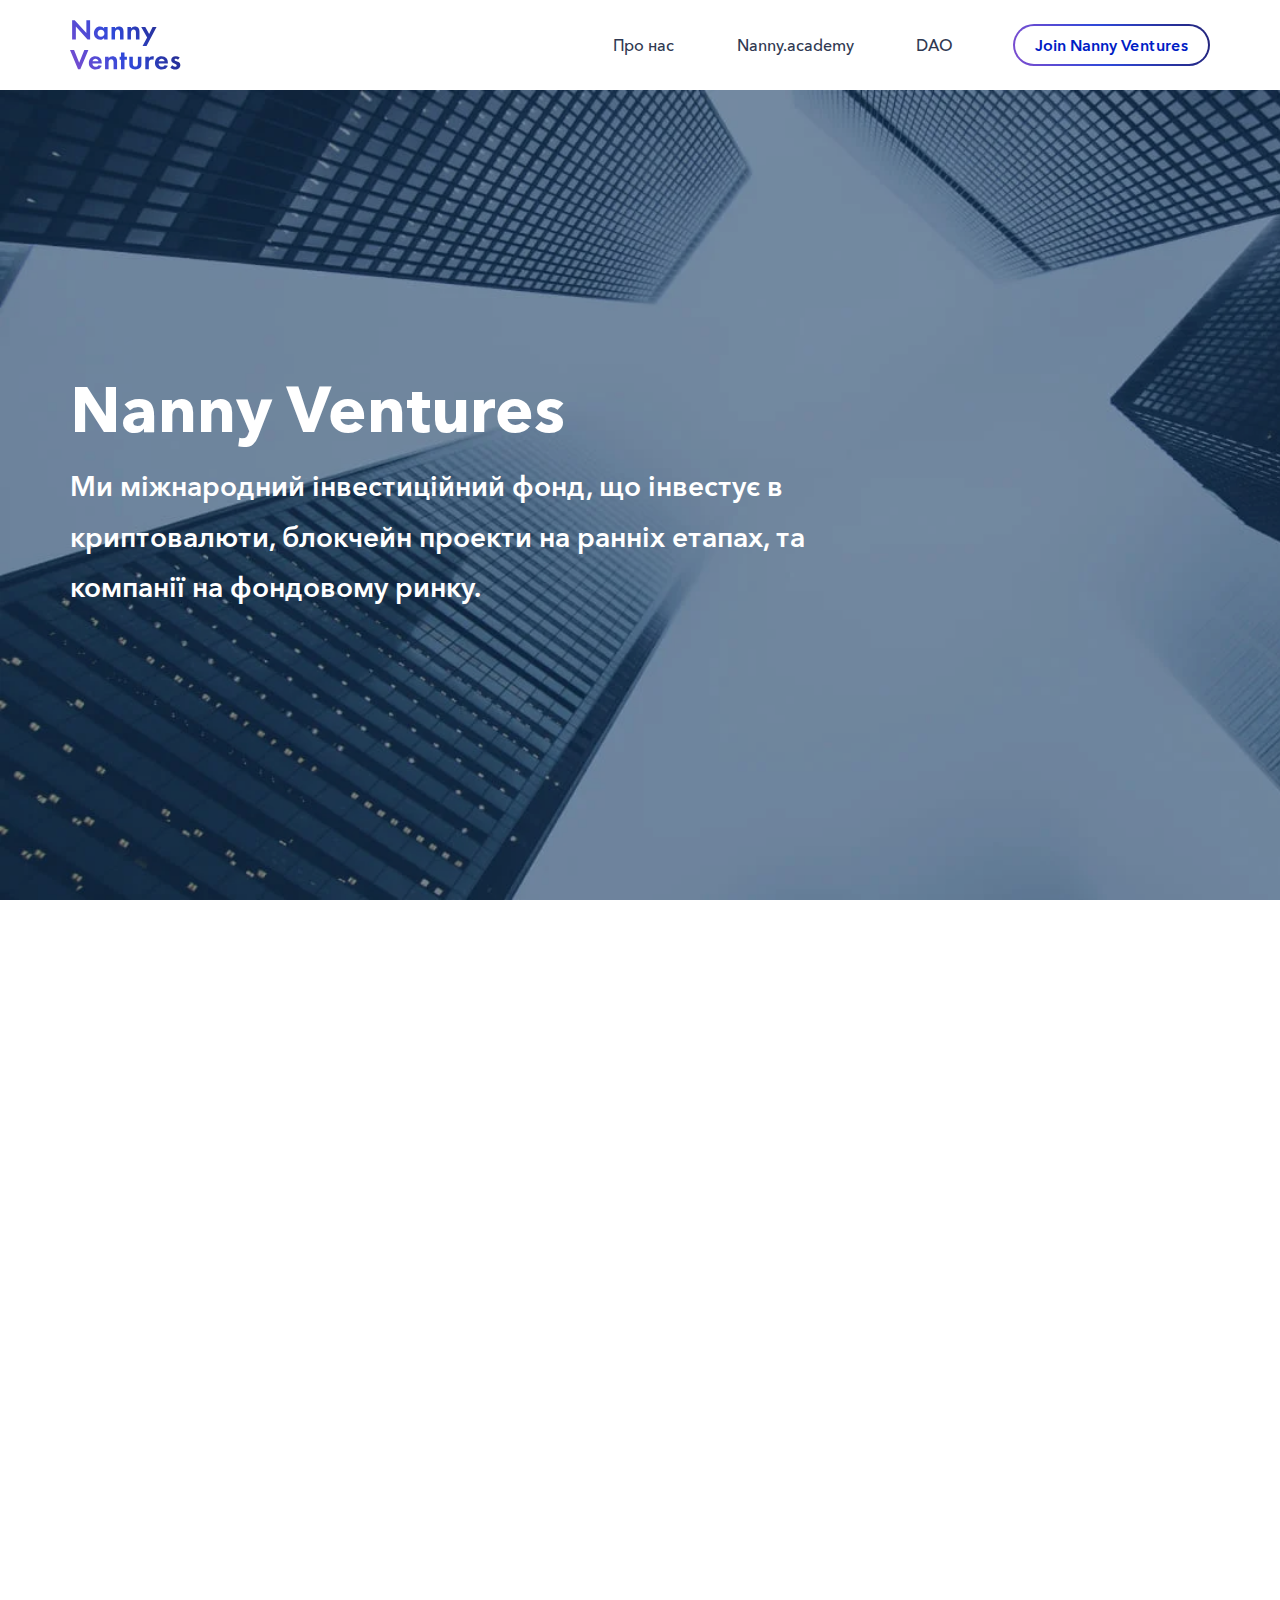
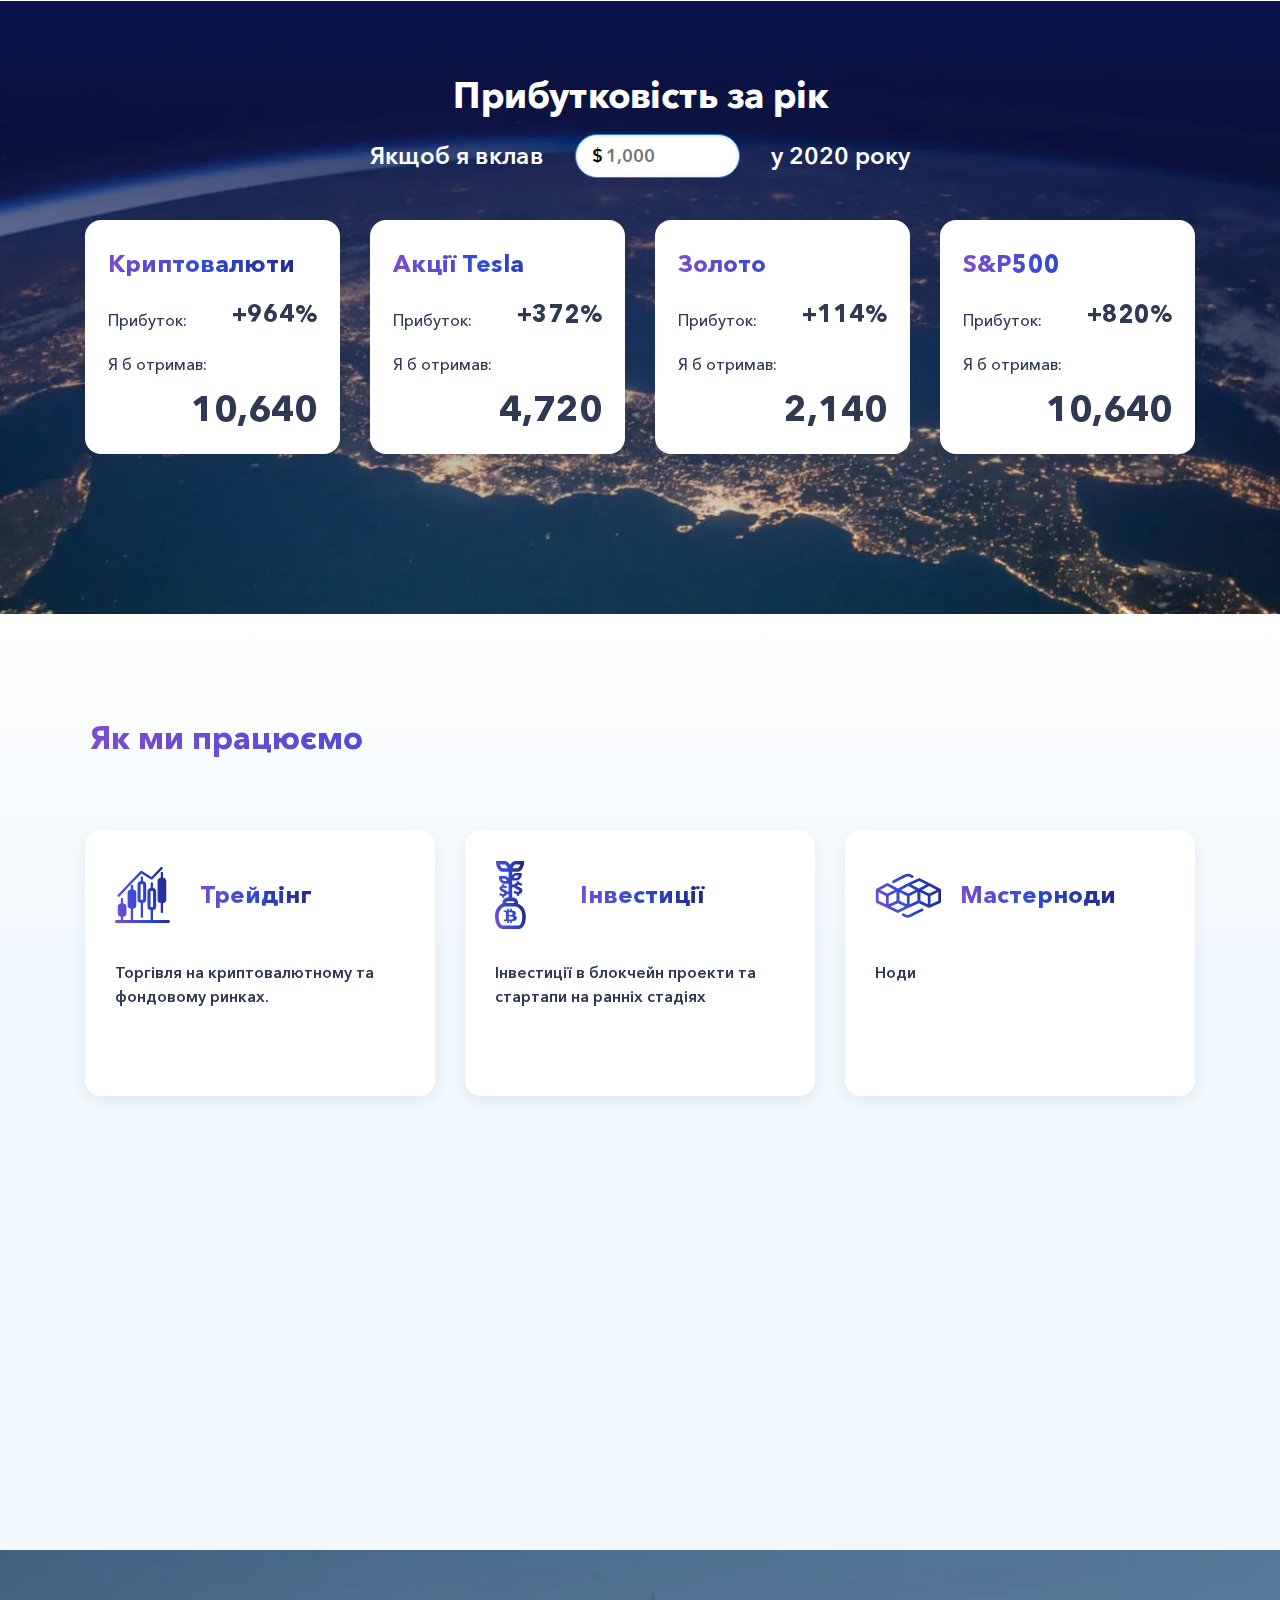
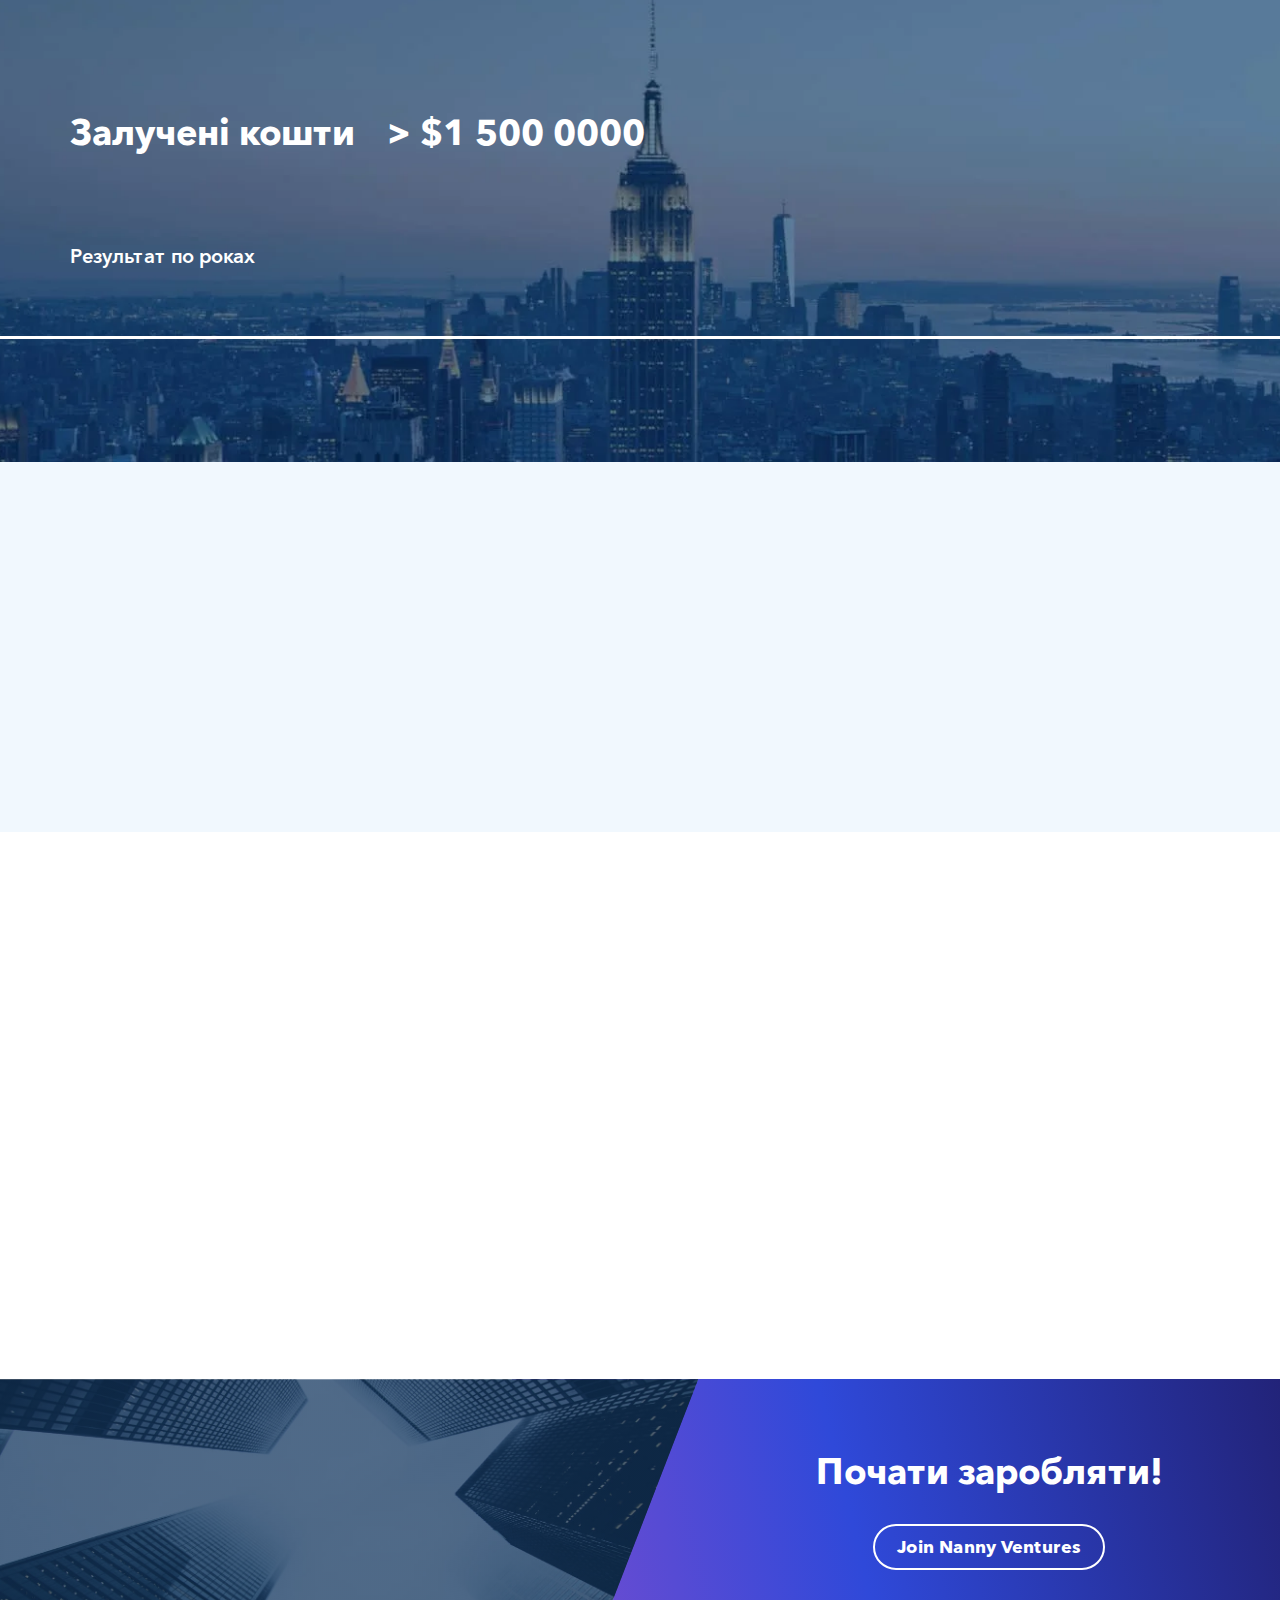
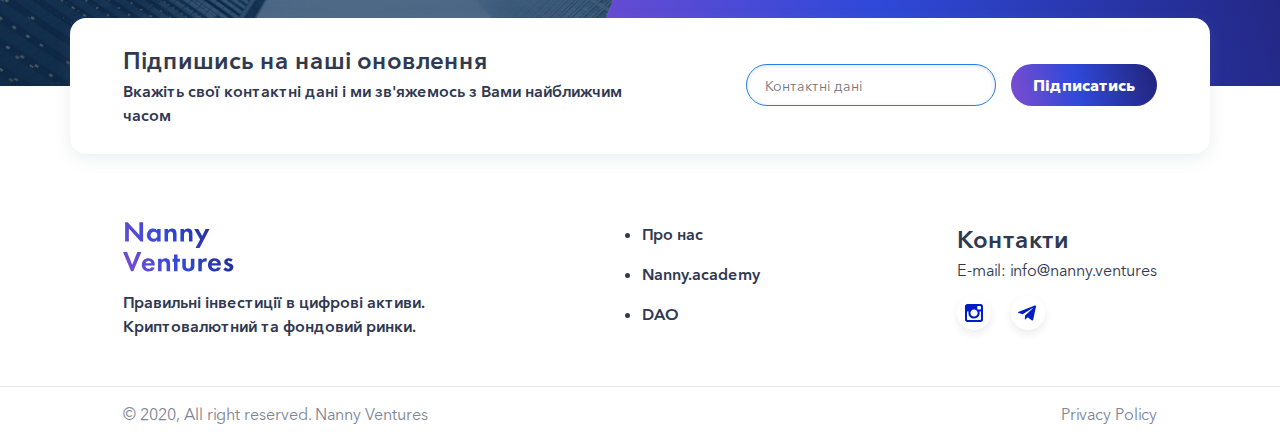
<file: index.html>
<!DOCTYPE html>
<html lang="uk">
<head>
    <meta charset="UTF-8">
    <meta http-equiv="X-UA-Compatible" content="IE=edge">
    <meta name="viewport" content="width=device-width, initial-scale=1.0">
    <title>Nanny Ventures</title>
    <!-- preloads -->
    <link rel="preload" href="fonts/AvenirNextCyr-Bold.woff" as="font" type="font/woff" crossorigin>
    <link rel="preload" href="fonts/AvenirNextCyr-Demi.woff" as="font" type="font/woff" crossorigin>
    <link rel="preload" href="fonts/AvenirNextCyr-Regular.woff" as="font" type="font/woff" crossorigin>
    <link rel="preload" href="fonts/AvenirNextCyr-Medium.woff" as="font" type="font/woff" crossorigin>
    
    <!-- styles -->
    <link rel="stylesheet" href="css/reset.css">
    <link href="/css/aos.css" rel="stylesheet">
    <link rel="stylesheet" href="css/style.min.css">
    <!-- fav -->
    <link rel="apple-touch-icon" sizes="76x76" href="/img/favicon/apple-touch-icon.png">
    <link rel="icon" type="image/png" sizes="32x32" href="/img/favicon/favicon-32x32.png">
    <link rel="icon" type="image/png" sizes="16x16" href="/img/favicon/favicon-16x16.png">
    <link rel="manifest" href="/img/favicon/site.webmanifest">
    <link rel="mask-icon" href="/img/favicon/safari-pinned-tab.svg" color="#5bbad5">
</head>
<body>
  
  
  <div class="page-wrapper">
    <!-- Header -->
    <div class="content">
    <header class="header" id="top">
        <div class="container">
            <div class="header__inner">
                <div class="logo">
                    <img class="logo__icon" src="img/icons/logo.svg" alt="Nanny Ventures">
                </div>
                <div class="nav-toggle">
                    <span></span>
                    <span></span>
                    <span></span>
                </div>
                <div class="header__nav">
                    <nav>
                       <ul class="nav">
                           <li><a href="#pro-nas" class="nav__item yakor">Про нас</a></li>
                           <li><a href="/pages/Nanny-Academy-sub.html" class="nav__item yakor">Nanny.academy</a></li>
                           <li><a href="/pages/DAO-sub.html" class="nav__item yakor">DAO</a></li>
                       </ul> 
                    </nav>
                    <div class="header__nav-bottom">
                      <div class="header-button">
                        <a href="/pages/Nanny-Ventures-sub.html" class="header-button__text">Join Nanny Ventures</a>
                      </div>
                      <div class="header__contacts contacts">
                        <a href="mailto:info@nanny.ventures" class="contacts__email">E-mail: <span>info@nanny.ventures</span></a>
                        <div class="contatcts__social social">
                          <a class="social__link" href="#">
                            <svg class="social__icon">
                              <use xlink:href="img/sprite.svg#free-icon-instagram-symbol-25425"></use>
                            </svg>
                          </a>
                          <a class="social__link" href="#">
                            <svg class="social__icon translate-left">
                              <use xlink:href="img/sprite.svg#free-icon-telegram-2111708"></use>
                            </svg> 
                          </a>
                        </div>
                      </div>
                    </div>
                </div>
            </div>
        </div>
    </header>

    <!-- banner -->

    <section class="banner" style="background-image: url('img/banners/BG-1.webp');">
        <div class="container">
          <div class="banner__inner">
            <h1 class="banner__tittle">Nanny Ventures</h1>
            <p class="bunner__discription">Ми міжнародний інвестиційний фонд, що інвестує в криптовалюти, 
                блокчейн проекти на ранніх етапах, та компанії на фондовому ринку.</p>
          </div>
        </div>
    </section>

    <!-- about -->

    <section class="about" id="pro-nas">
      <div class="container">
        <div class="about__inner">

          <!-- article nanny ventures -->
          <div class="article">
            <div class="article__left">
              <div class="article__icon" data-aos="fade-right">
                <img src="img/icons/profits.svg" alt="profits">
              </div>
              <h2 class="article__tittle tittle" data-aos="fade-left" data-aos-delay="300">Nanny ventures</h2>
            </div>
            <div class="article__right" data-aos="fade-left" data-aos-delay="600">
              <p class="article__subscribe">Команда професійних трейдерів та аналітиків 
                з досвідом роботи на фондовому та криптовалютному ринках. 
                Інвестуємо в блокчейн проекти з 2015 року. Основна ціль це 
                збереження та примноження капіталу. Кожна інвестиція в нашому 
                портфелі проходить глибокий аналіз та повноцінний due diligence,
                після чого приймається рішення щодо інвестицій.</p>
            </div>
          </div>

          <!-- article why crypto -->
          <div class="article">
            <div class="article__left">
              <div class="article__icon" data-aos="fade-right">
                <img src="img/icons/cryptocurrency.svg" alt="crypto">
              </div>
              <h2 class="article__tittle tittle" data-aos-delay="300" data-aos="fade-right">Чому успішні люди вибирають криптовалютy?</h2>
            </div>
            <div class="article__right" data-aos="fade-left" data-aos-delay="600">
              <p class="article__subscribe">Технологія блокчейн є відносно новою, 
                проте її унікальність полягає в усуненні фактору довіри до третіх осіб. 
                Питання довіри в фінансах завжди було стримуючим фактором. Наша команда передбачає, 
                що криптовалюта та блокчейн проекти мають великий шанс стати новою фінансовою 
                реальністю завдяки технології і новим рішенням.</p>
            </div>
          </div>
        </div>
      </div>
    </section>

    <!-- Profitability -->

      <section class="profitability">
        <div class="container container-slider-579px">
          <div class="profitability__inner">
            <div class="profitability__head">
              <h2 class="profitability__tittle">Прибутковість за рік</h2>
              <div class="profitability__row">
                <p class="profitability__text">Якщоб я вклав</p>
                <div class="profitability__input--wrapper">
                  <input id="profitability__input" type="number" placeholder="1,000"  min="1" max="999999999" class="profitability__input">
                </div>
                <p class="profitability__text">у 2020 року</p>
              </div>
            </div>
            <div class="profitability-slider">

              <div class="slider-item js-acia-item" data-proc='964'>
                <h3 class="slider-item__tittle">Криптовалюти</h3>
                <div class="slider-item__box">
                  <div class="profit">
                    <div class="profit__text">Прибуток:</div>
                    <div class="profit__percent">+964%</div>
                  </div>
                  <div class="your-profit">
                    <div class="your-profit__text">Я б отримав:</div>
                    <div class="your-profit__value js-res"></div>
                  </div>
                </div>
              </div>

              <div class="slider-item js-acia-item" data-proc='372'>
                <h3 class="slider-item__tittle">Акції Tesla</h3>
                <div class="slider-item__box">
                  <div class="profit">
                    <div class="profit__text">Прибуток:</div>
                    <div class="profit__percent">+372%</div>
                  </div>
                  <div class="your-profit">
                    <div class="your-profit__text">Я б отримав:</div>
                    <div class="your-profit__value js-res"></div>
                  </div>
                </div>
              </div>

              <div class="slider-item js-acia-item" data-proc='114'>
                <h3 class="slider-item__tittle">Золото</h3>
                <div class="slider-item__box">
                  <div class="profit">
                    <div class="profit__text">Прибуток:</div>
                    <div class="profit__percent" >+114%</div>
                  </div>
                  <div class="your-profit">
                    <div class="your-profit__text">Я б отримав:</div>
                    <div class="your-profit__value js-res"></div>
                  </div>
                </div>
              </div>

              <div class="slider-item js-acia-item" data-proc='964'>
                <h3 class="slider-item__tittle">S&P500</h3>
                <div class="slider-item__box">
                  <div class="profit">
                    <div class="profit__text">Прибуток:</div>
                    <div class="profit__percent">+820%</div>
                  </div>
                  <div class="your-profit">
                    <div class="your-profit__text">Я б отримав:</div>
                    <div class="your-profit__value js-res"></div>
                  </div>
                </div>
              </div>

            </div>
          </div>
        </div>
      </section>
    
    
    <!-- wraper for background gradient -->
    <div class="bacground-wrapper">

      <!-- working -->

        <section class="working">
          <div class="container container-slider-579px">
            <div class="working__inner">
              <h3 class="working__tittle tittle">Як ми працюємо</h3>
              <!-- working-slider -->
              <div class="working-slider">

                  <div class="slider-element">
                      <div class="slider-element__head">
                        <div class="slider-element__icon">
                          <img src="img/icons/Traid.svg" alt="Трейдинг"></img>
                        </div>
                        <h3 class="slider-element__tittle">Трейдінг</h3>
                      </div>
                      <p class="slider-element__content">
                        Торгівля на криптовалютному та фондовому ринках.
                      </p>
                  </div>

                  <div class="slider-element">
                    <div class="slider-element__head">
                      <div class="slider-element__icon">
                        <img src="img/icons/Ivest.svg" alt="Інвестиції"></img>
                      </div>
                      <h3 class="slider-element__tittle">Інвестиції</h3>
                    </div>
                    <p class="slider-element__content">
                      Інвестиції в блокчейн проекти та стартапи на ранніх стадіях
                    </p>
                </div>

                <div class="slider-element">
                  <div class="slider-element__head">
                    <div class="slider-element__icon">
                      <img src="img/icons/NOD.svg" alt="Мастерноди"></img>
                    </div>
                    <h3 class="slider-element__tittle">Мастерноди</h3>
                  </div>
                  <p class="slider-element__content">
                    Ноди
                  </p>
              </div>

              </div>

            </div>
          </div>
        </section>

        <!-- article safe -->

        <section class="safe">
          <div class="container">
            <div class="article">
              <div class="article__left" >
                <div class="article__icon" data-aos="fade-right">
                  <img src="img/icons/shield.svg" alt="Прозорість та безпека">
                </div>
                <h2 class="article__tittle tittle" data-aos-delay="300" data-aos="fade-left">Прозорість та безпека</h2>
              </div>
              <div class="article__right"  data-aos-delay="600" data-aos="fade-left">
                <p class="article__subscribe">Криптовалюта найкраща інвестиція.  
                  Вона відкриває безмежні можливості для тих, хто прагне до стабільності і успіху.  
                  І цей факт доведений на ділі: жодна з бірж-сировинна, товарна фондова і жоден 
                  фінансовий ринок не демонструє такої високої динаміки і прибутковості.  
                  Криптовалюта мають 100% ліквідність, що гарантує отримання сотні відсотків «чистої» 
                  прибутку за все за пару місяців.</p>
              </div>
            </div>
          </div>
        </section>

        <!-- funds -->

        <section class="funds">
          <div class="funds__head container">
            <h3 class="funds__tittle">Залучені кошти </h3>
            <p class="funds__count">> $1 500 0000</p>
            <p class="funds__tetx">Результат по роках</p>
          </div>
          <div class="line-bar--wrapper">
          <div class="line-bar">
              <div class="line-bar__top">
                <div class="line-bar__year" data-aos="fade-top" data-aos-delay="200">2017</div>
                <div class="line-bar__year" data-aos="fade-top" data-aos-delay="400">2018</div>
                <div class="line-bar__year" data-aos="fade-top" data-aos-delay="600">2019</div>
                <div class="line-bar__year" data-aos="fade-top" data-aos-delay="800">2020</div>
                <div class="line-bar__year" data-aos="fade-top" data-aos-delay="1000">2021</div>
                <div class="line-bar__year"></div>
              </div>
              <div class="line-bar__line"></div>
              <div class="line-bar__middle">
                <div class="line-bar__dot" data-aos="zoom-out" data-aos-delay="200"><span></span></div>
                <div class="line-bar__dot" data-aos="zoom-out" data-aos-delay="400"><span></span></div>
                <div class="line-bar__dot" data-aos="zoom-out" data-aos-delay="600"><span></span></div>
                <div class="line-bar__dot" data-aos="zoom-out" data-aos-delay="800"><span></span></div>
                <div class="line-bar__dot" data-aos="zoom-out" data-aos-delay="1000"><span></span></div>
                <div class="line-bar__empty"><span></span></div>
              </div>
              <div class="line-bar__bottom">
                <div class="line-bar__percent"></div>
                <div class="line-bar__percent" data-aos="fade-bottom" data-aos-delay="200">+<span class="count">477</span>%</div>
                <div class="line-bar__percent" data-aos="fade-bottom" data-aos-delay="400">+<span class="count">42</span>%</div>
                <div class="line-bar__percent" data-aos="fade-bottom" data-aos-delay="600">+<span class="count">134</span>%</div>
                <div class="line-bar__percent" data-aos="fade-bottom" data-aos-delay="800">+<span class="count">484</span>%</div>
                <div class="line-bar__percent"></div>
              </div>
            </div>
          </div>
        </section>

        <!-- article insurance -->

        <section class="insurance">
          <div class="container">
            <div class="article">
              <div class="article__left">
                <div class="article__icon" data-aos="fade-right">
                  <img src="img/icons/insurance.svg" alt="Політика конфіденційності">
                </div>
                <h2 class="article__tittle tittle" data-aos-delay="300" data-aos="fade-left">Політика конфіденційності</h2>
              </div>
              <div class="article__right" data-aos-delay="600" data-aos="fade-left">
                <p class="article__subscribe">Криптовалюта найкраща інвестиція.  
                  Вона відкриває безмежні можливості для тих, хто прагне до стабільності і успіху.  
                  І цей факт доведений на ділі: жодна з бірж-сировинна, товарна фондова і 
                  жоден фінансовий ринок не демонструє такої високої динаміки і прибутковості.  
                  Криптовалюта мають 100% ліквідність, що гарантує отримання сотні відсотків «чистої» 
                  прибутку за все за пару місяців.</p>
              </div>
            </div>
          </div>
        </section>

    </div>

    <!-- briefcase -->

    <div class="briefcase">
      <div class="container">
        <div class="briefcase__inner">
          <div class="briefcase__head" >
            <img class="briefcase__icon" src="img/icons/briefcase.svg" data-aos="fade-right" alt="Наш Портфель / Портфель Nanny"></img>
            <div class="briefvase__tittle tittle" data-aos-delay="300" data-aos="fade-left">Наш Портфель / Портфель Nanny</div>
          </div>
          <div class="briefcase__content">
            <img src="img/logos/logo-1.svg" alt="" class="briefcase__item" data-aos-delay="300" data-aos="fade-top">
            <img src="img/logos/logo-2.svg" alt="" class="briefcase__item" data-aos-delay="350" data-aos="fade-top">
            <img src="img/logos/logo-3.svg" alt="" class="briefcase__item" data-aos-delay="400" data-aos="fade-top">
            <img src="img/logos/logo-4.svg" alt="" class="briefcase__item" data-aos-delay="450" data-aos="fade-top">
            <img src="img/logos/logo-5.svg" alt="" class="briefcase__item" data-aos-delay="500" data-aos="fade-top">
            <img src="img/logos/logo-6.svg" alt="" class="briefcase__item" data-aos-delay="550" data-aos="fade-top">
            <img src="img/logos/logo-7.svg" alt="" class="briefcase__item" data-aos-delay="600" data-aos="fade-top">
            <img src="img/logos/logo-8.svg" alt="" class="briefcase__item" data-aos-delay="650" data-aos="fade-top">
            <img src="img/logos/logo-9.svg" alt="" class="briefcase__item" data-aos-delay="700" data-aos="fade-top">
            <img src="img/logos/logo-10.svg" alt="" class="briefcase__item" data-aos-delay="750" data-aos="fade-top">
            <img src="img/logos/logo-11.svg" alt="" class="briefcase__item" data-aos-delay="800" data-aos="fade-top">
            <img src="img/logos/logo-12.svg" alt="" class="briefcase__item" data-aos-delay="850" data-aos="fade-top">
            <img src="img/logos/logo-13.svg" alt="" class="briefcase__item" data-aos-delay="900" data-aos="fade-top">
            <img src="img/logos/logo-14.svg" alt="" class="briefcase__item" data-aos-delay="950" data-aos="fade-top">       
          </div>
        </div>
      </div>
    </div>
  </div>

    <!-- footer -->

    <footer class="footer">

      <!-- aplication -->

        <section class="aplication">
          <div class="aplication__banner"></div>
          <div class="aplication__content">
            <h3 class="aplication__tittle">Почати заробляти!</h3>
            <a class="aplication__btn" href="#">Join Nanny Ventures</a>
          </div>
        </section>

        <!-- subscribe -->

        <section class="subscribe">
          <div class="container">
            <div class="subscribe__inner">
              <div class="subscribe__content">
                <h3 class="subscribe__tittle">Підпишись на наші оновлення</h3>
                <p class="subscribe__subtittle">Вкажіть свої контактні дані і ми зв'яжемось з Вами найближчим часом</p>
              </div>
              <div class="subscribe__form">
                <input type="text" class="subscribe__input input" placeholder="Контактні дані">
                <button class="subscribe__button button" type="submit">Підписатись</button>
              </div>
            </div>
          </div>
        </section>

        <section class="basement">
          <div class="container">
            <div class="basement__inner">

              <div class="basement__about">
                <a class="basement__logo logo yakor" href="#top">
                  <img class="logo__icon" src="img/icons/logo.svg" alt="">
                </a>
                <p class="basement__text">
                  Правильні інвестиції в цифрові активи.
                  Криптовалютний та фондовий ринки.
                </p>
              </div>
              
              <nav>
                <ul class="basement__nav">
                  <li><a class="basement-nav__item" href="/index.html#pro-nas">Про нас</a></li>
                  <li><a class="basement-nav__item" href="/pages/Nanny-Academy-sub.html">Nanny.academy</a></li>
                  <li><a class="basement-nav__item" href="/pages/DAO-sub.html">DAO</a></li>
                </ul>
              </nav>

              <div class="basement__contacts contacts">
                <h3 class="contacts__tittle">Контакти</h3>
                <a href="mailto:info@nanny.ventures" class="contacts__email">E-mail: <span>info@nanny.ventures</span></a>
                <div class="contatcts__social social">
                  <a class="social__link" href="#">
                    <svg class="social__icon">
                      <use xlink:href="img/sprite.svg#free-icon-instagram-symbol-25425"></use>
                    </svg>
                  </a>
                  <a class="social__link" href="#">
                    <svg class="social__icon translate-left">
                      <use xlink:href="img/sprite.svg#free-icon-telegram-2111708"></use>
                    </svg> 
                  </a>
                </div>
              </div>
            </div>
          </div>
        </section>

        <!-- copyright -->

        <section class="copyright">
          <div class="container">
            <div class="copyright__inner">
              <p class="text__left">© 2020, All right reserved. Nanny Ventures</p>
              <p class="text__right">Privacy Policy</p>
            </div>
          </div>
        </section>
    </footer> 
  </div>

    <!-- jQuery -->
    <script src="https://code.jquery.com/jquery-3.6.0.min.js" defer></script>
    <!-- slick -->
    <script src="js/slick.min.js" defer></script>
    <!-- animate aos -->
    <script src="js/aos.js" defer></script>
    <!-- tel-input -->
    <script src="js/jquery.inputmask.min.js" defer></script>
    <!-- js -->
    <script src="js/script.min.js" defer></script>
</body>
</html>
</file>
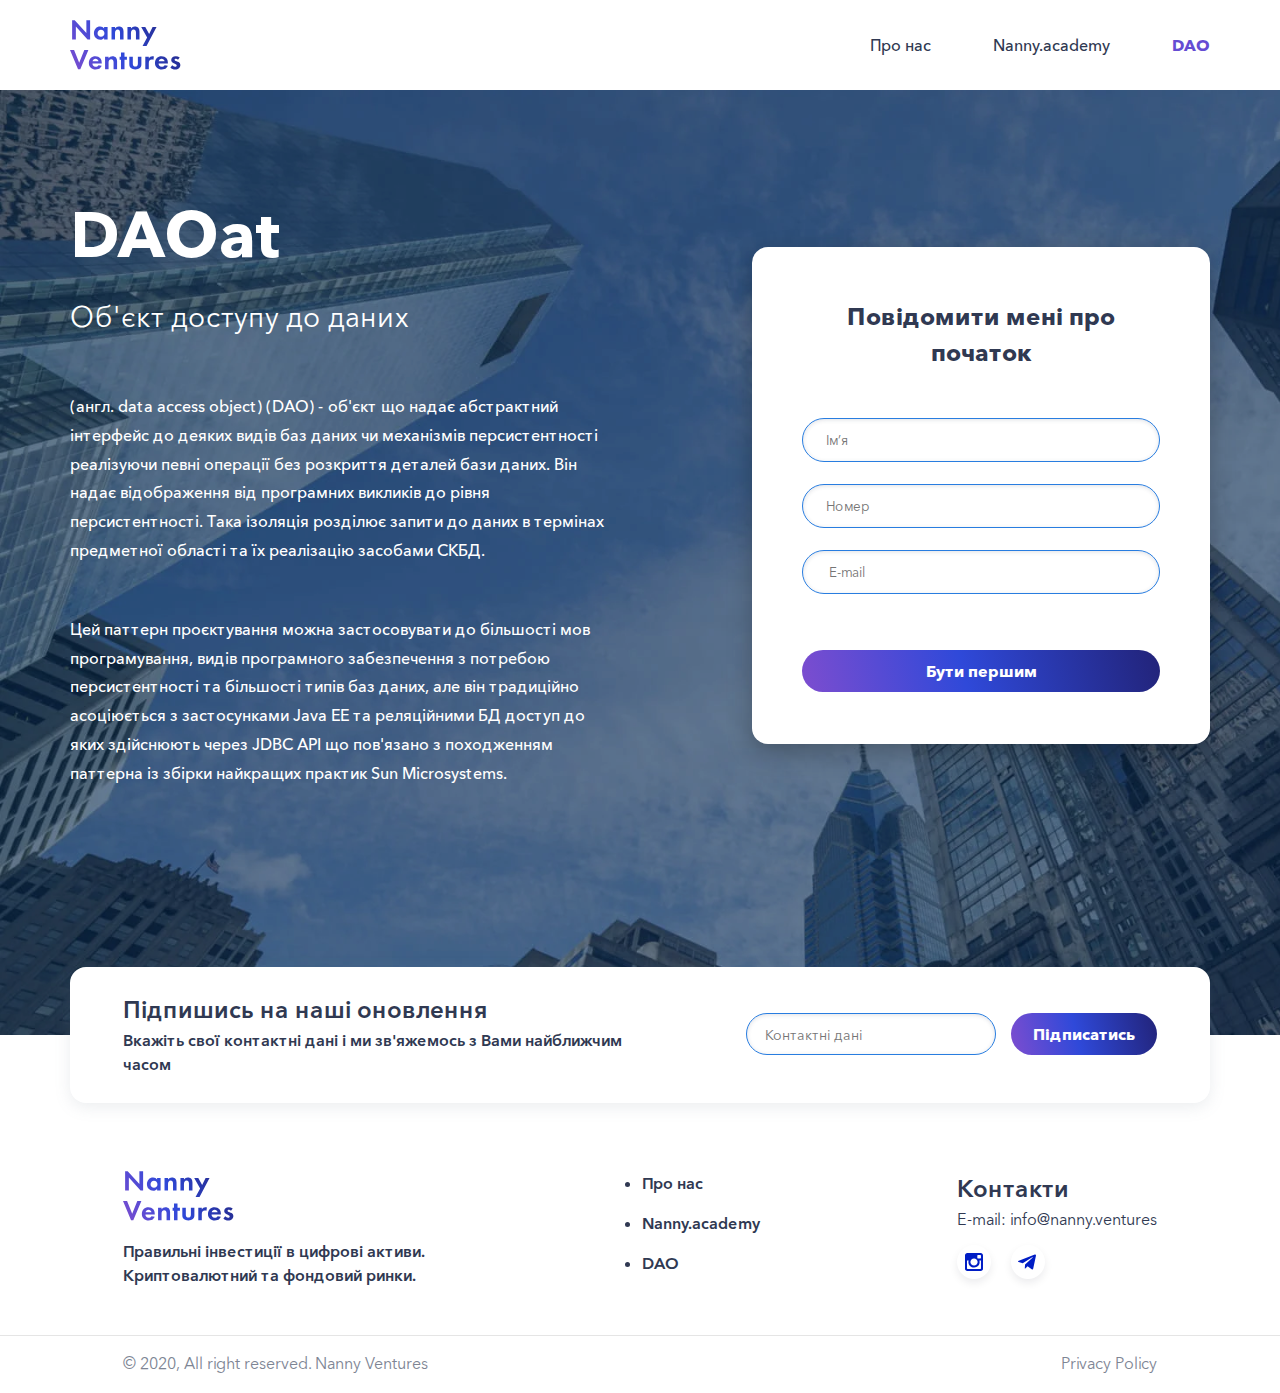
<file: pages/DAO-sub.html>
<!DOCTYPE html>
<html lang="uk">

<head>
  <meta charset="UTF-8">
  <meta http-equiv="X-UA-Compatible" content="IE=edge">
  <meta name="viewport" content="width=device-width, initial-scale=1.0">
  <title>Join DAO</title>
  <link rel="stylesheet" href="../css/reset.css">
  <link rel="stylesheet" href="../css/style.min.css">
  <link rel="stylesheet" href="../css/other-page.min.css">
  <link rel="apple-touch-icon" sizes="76x76" href="../img/favicon/apple-touch-icon.png">
  <link rel="icon" type="image/png" sizes="32x32" href="../img/favicon/favicon-32x32.png">
  <link rel="icon" type="image/png" sizes="16x16" href="../img/favicon/favicon-16x16.png">
  <link rel="manifest" href="../img/favicon/site.webmanifest">
  <link rel="mask-icon" href="../img/favicon/safari-pinned-tab.svg" color="#5bbad5">
</head>

<body>
  <div class="page-wrapper">
    <div class="content">
      <!-- Header -->
      <header class="header">
        <div class="container">
          <div class="header__inner">
            <a class="logo" href="../index.html">
              <img class="logo__icon" src="../img/icons/logo.svg" alt="logo">
            </a>
            <div class="nav-toggle ">
              <span></span>
              <span></span>
              <span></span>
            </div>
            <div class="header__nav">
              <nav>
                <ul class="nav margin-right--none">
                  <li><a href="/index.html#pro-nas" class="nav__item">Про нас</a></li>
                  <li><a href="/pages/Nanny-Academy-sub.html" class="nav__item">Nanny.academy</a></li>
                  <li><a href="/pages/DAO-sub.html" class="nav__item nav__item--active">DAO</a></li>
                </ul>
              </nav>
              <div class="header__nav-bottom">
                <div class="header-button button-hide">
                  <a href="../pages/Nanny-Ventures-sub.html" class="header-button__text">Join Nanny Ventures</a>
                </div>
                <div class="header__contacts contacts">
                  <a href="mailto:info@nanny.ventures" class="contacts__email">E-mail: <span>info@nanny.ventures</span></a>
                  <div class="contatcts__social social">
                    <a class="social__link" href="#">
                      <svg class="social__icon">
                        <use xlink:href="../img/sprite.svg#free-icon-instagram-symbol-25425"></use>
                      </svg>
                    </a>
                    <a class="social__link" href="#">
                      <svg class="social__icon translate-left">
                        <use xlink:href="../img/sprite.svg#free-icon-telegram-2111708"></use>
                      </svg>
                    </a>
                  </div>
                </div>
              </div>
            </div>
          </div>
        </div>
      </header>

      <!-- banner -->

      <section class="banner" style="background-image: url('../img/banners/BG-7.webp');">
        <div class="container">
          <div class="banner__inner">
            <div class="banner__content">
              <h1 class="banner__tittle">DAOat</h1>
              <div class="banner__text">
                <h2 class="text__tittle">Об'єкт доступу до даних</h2>
                <p class="text__subscribe">
                  (англ. data access object) (DAO) - об'єкт що надає абстрактний інтерфейс
                  до деяких видів баз даних чи механізмів персистентності реалізуючи певні
                  операції без розкриття деталей бази даних. Він надає відображення від
                  програмних викликів до рівня персистентності. Така ізоляція розділює
                  запити до даних в термінах предметної області та їх реалізацію засобами СКБД.
                </p>
                <p class='text__subscribe'>
                  Цей паттерн проєктування можна застосовувати до більшості мов програмування,
                  видів програмного забезпечення з потребою персистентності та більшості типів
                  баз даних, але він традиційно асоціюється з застосунками Java EE та реляційними
                  БД доступ до яких здійснюють через JDBC API що пов'язано з походженням паттерна
                  із збірки найкращих практик Sun Microsystems.
                </p>
              </div>
            </div>
            <div class="banner__form form">
              <h3 class="form__tittle">Повідомити мені про початок</h3>
              <input type="text" class="form__input" placeholder="Iм’я">
              <input class="form__input" name="phone-mobail" placeholder="Номер">
              <input type="email" class="form__input" placeholder=" E-mail">
              <button class="form__button button">Бути першим</button>
            </div>
          </div>
        </div>
      </section>
    </div>

    <!-- footer -->

    <footer class="footer">
      <!-- subscribe -->
      <section class="subscribe">
        <div class="container">
          <div class="subscribe__inner">
            <div class="subscribe__content">
              <h3 class="subscribe__tittle">Підпишись на наші оновлення</h3>
              <p class="subscribe__subtittle">Вкажіть свої контактні дані і ми зв'яжемось з Вами найближчим часом</p>
            </div>
            <div class="subscribe__form">
              <input type="text" class="subscribe__input input" placeholder="Контактні дані">
              <button class="subscribe__button button" type="submit">Підписатись</button>
            </div>
          </div>
        </div>
      </section>
      <section class="basement">
        <div class="container">
          <div class="basement__inner">
            <div class="basement__about">
              <a class="basement__logo logo" href="../index.html">
                <img class="logo__icon" src="../img/icons/logo.svg" alt="">
              </a>
              <p class="basement__text">
                Правильні інвестиції в цифрові активи.
                Криптовалютний та фондовий ринки.
              </p>
            </div>
            <nav>
              <ul class="basement__nav">
                <li><a class="basement-nav__item" href="/index.html#pro-nas">Про нас</a></li>
                <li><a class="basement-nav__item" href="/pages/Nanny-Academy-sub.html">Nanny.academy</a></li>
                <li><a class="basement-nav__item" href="/pages/DAO-sub.html">DAO</a></li>
              </ul>
            </nav>
            <div class="basement__contacts contacts">
              <h3 class="contacts__tittle">Контакти</h3>
              <a href="mailto:info@nanny.ventures" class="contacts__email">E-mail: <span>info@nanny.ventures</span></a>
              <div class="contatcts__social social">
                <a class="social__link" href="#">
                  <svg class="social__icon">
                    <use xlink:href="../img/sprite.svg#free-icon-instagram-symbol-25425"></use>
                  </svg>
                </a>
                <a class="social__link" href="#">
                  <svg class="social__icon translate-left">
                    <use xlink:href="../img/sprite.svg#free-icon-telegram-2111708"></use>
                  </svg>
                </a>
              </div>
            </div>
          </div>
        </div>
      </section>
      <!-- copyright -->
      <section class="copyright">
        <div class="container">
          <div class="copyright__inner">
            <p class="text__left">© 2020, All right reserved. Nanny Ventures</p>
            <p class="text__right">Privacy Policy</p>
          </div>
        </div>
      </section>
    </footer>
  </div>


  <!-- jQuery -->
  <script src="https://code.jquery.com/jquery-3.6.0.min.js"></script>
  <!-- slick -->
  <script src="../js/slick.min.js"></script>
  <!-- animate aos -->
  <script src="../js/aos.js"></script>
   <!-- tel-input -->
   <script src="../js/jquery.inputmask.min.js"></script>
  <!-- js -->
  <script src="../js/script.min.js"></script>
</body>

</html>
</file>
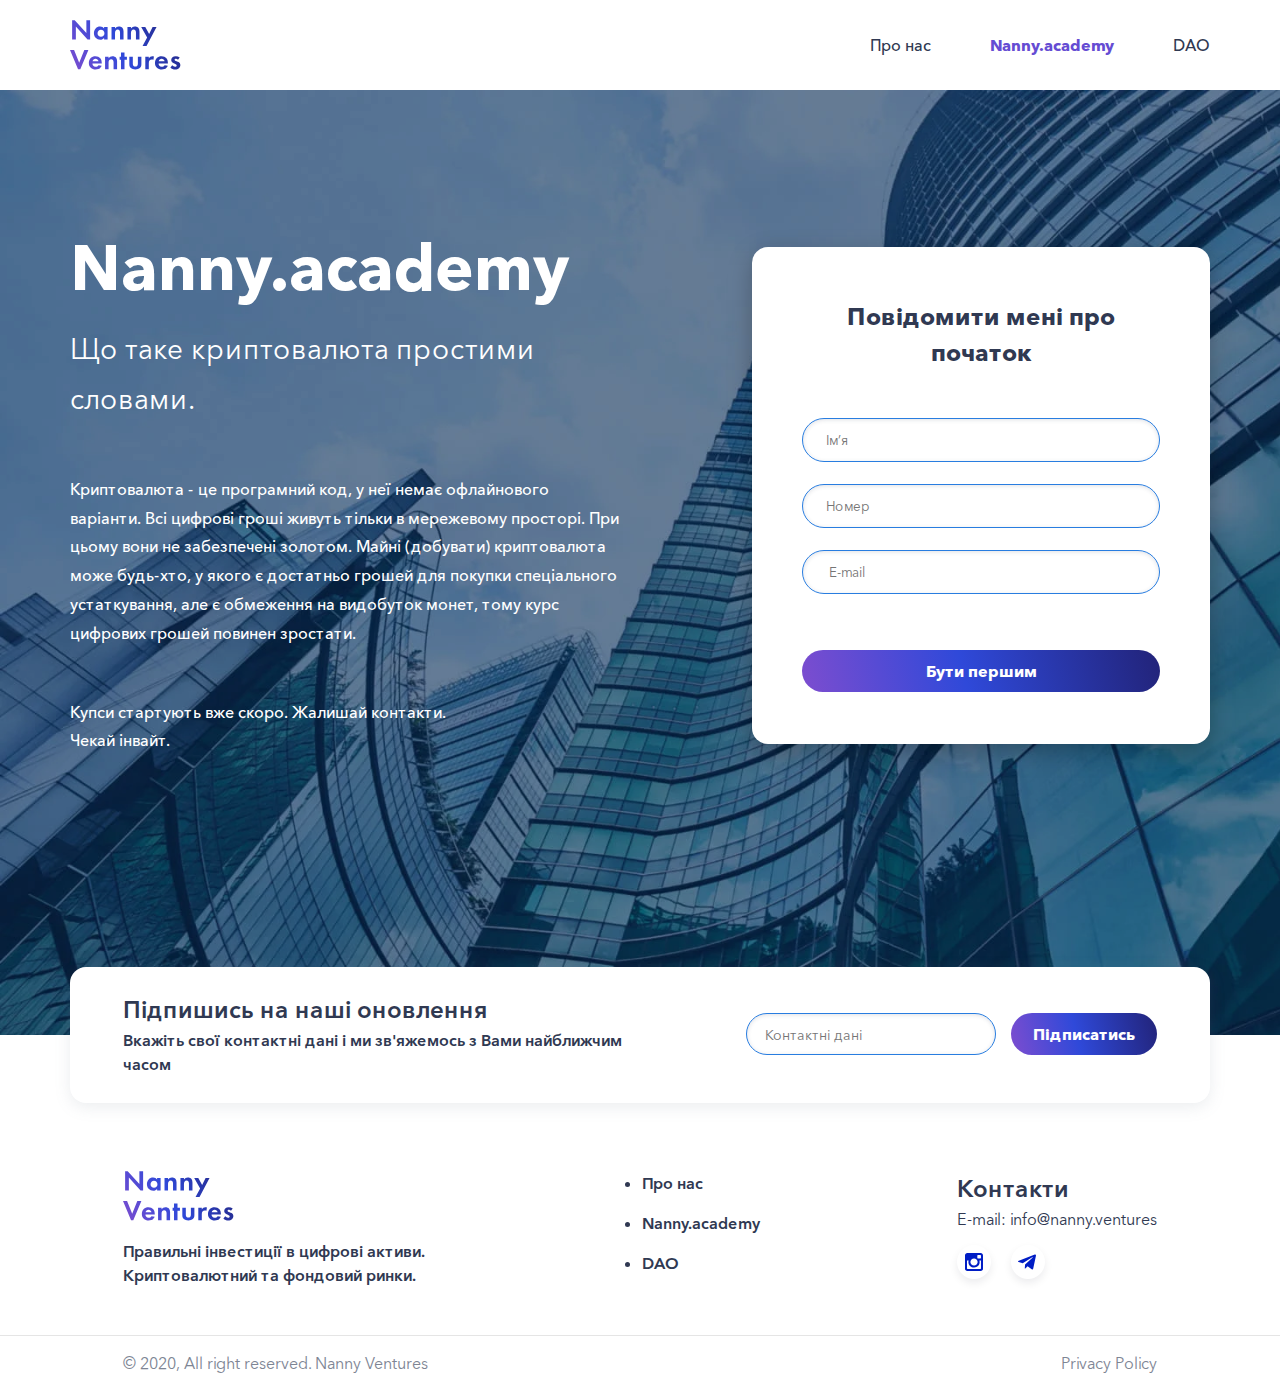
<file: pages/Nanny-Academy-sub.html>
<!DOCTYPE html>
<html lang="uk">

<head>
  <meta charset="UTF-8">
  <meta http-equiv="X-UA-Compatible" content="IE=edge">
  <meta name="viewport" content="width=device-width, initial-scale=1.0">
  <title>Join Nanny Academy</title>
  <link rel="stylesheet" href="../css/reset.css">
  <link rel="stylesheet" href="../css/style.min.css">
  <link rel="stylesheet" href="../css/other-page.min.css">
  <link rel="apple-touch-icon" sizes="76x76" href="../img/favicon/apple-touch-icon.png">
  <link rel="icon" type="image/png" sizes="32x32" href="../img/favicon/favicon-32x32.png">
  <link rel="icon" type="image/png" sizes="16x16" href="../img/favicon/favicon-16x16.png">
  <link rel="manifest" href="../img/favicon/site.webmanifest">
  <link rel="mask-icon" href="../img/favicon/safari-pinned-tab.svg" color="#5bbad5">
</head>

<body>
  <div class="page-wrapper">
    <div class="content">
      <!-- Header -->
      <header class="header">
        <div class="container">
          <div class="header__inner">
            <a class="logo" href="../index.html">
              <img class="logo__icon" src="../img/icons/logo.svg" alt="logo">
            </a>
            <div class="nav-toggle ">
              <span></span>
              <span></span>
              <span></span>
            </div>
            <div class="header__nav">
              <nav>
                <ul class="nav margin-right--none">
                  <li><a href="/index.html#pro-nas" class="nav__item">Про нас</a></li>
                  <li><a href="/pages/Nanny-Academy-sub.html" class="nav__item nav__item--active">Nanny.academy</a></li>
                  <li><a href="/pages/DAO-sub.html" class="nav__item">DAO</a></li>
                </ul>
              </nav>
              <div class="header__nav-bottom">
                <div class="header-button button-hide">
                  <a href="../pages/Nanny-Ventures-sub.html" class="header-button__text">Join Nanny Ventures</a>
                </div>
                <div class="header__contacts contacts">
                  <a href="mailto:info@nanny.ventures" class="contacts__email">E-mail: <span>info@nanny.ventures</span></a>
                  <div class="contatcts__social social">
                    <a class="social__link" href="#">
                      <img src="../img/icons/telegram.svg" alt="" class="social__icon">
                    </a>
                    <a class="social__link" href="#">
                      <img src="../img/icons/telegram.svg" alt="" class="social__icon">
                    </a>
                  </div>
                </div>
              </div>
            </div>
          </div>
        </div>
      </header>

      <!-- banner -->

      <section class="banner" style="background-image: url('../img/banners/BG-4.webp');">
        <div class="container">
          <div class="banner__inner">
            <div class="banner__content">
              <h1 class="banner__tittle">Nanny.academy</h1>
              <div class="banner__text">
                <h2 class="text__tittle">Що таке криптовалюта простими словами.</h2>
                <p class="text__subscribe">
                  Криптовалюта - це програмний код, у неї немає офлайнового варіанти.
                  Всі цифрові гроші живуть тільки в мережевому просторі. При цьому
                  вони не забезпечені золотом. Майні (добувати) криптовалюта може будь-хто,
                  у якого є достатньо грошей для покупки спеціального устаткування,
                  але є обмеження на видобуток монет, тому курс цифрових грошей повинен зростати.
                </p>
                <span class='text__down'>
                  Купси стартують вже скоро. Жалишай контакти.<br>
                  Чекай інвайт.
                </span>
              </div>
            </div>
            <div class="banner__form form">
              <h3 class="form__tittle">Повідомити мені про початок</h3>
              <input type="text" class="form__input" placeholder="Iм’я">
              <input class="form__input" name="phone-mobail" placeholder="Номер">
              <input type="email" class="form__input" placeholder=" E-mail">
              <button class="form__button button">Бути першим</button>
            </div>
          </div>
        </div>
      </section>
    </div>
    <!-- footer -->

    <footer class="footer">

      <!-- subscribe -->

      <section class="subscribe">
        <div class="container">
          <div class="subscribe__inner">
            <div class="subscribe__content">
              <h3 class="subscribe__tittle">Підпишись на наші оновлення</h3>
              <p class="subscribe__subtittle">Вкажіть свої контактні дані і ми зв'яжемось з Вами найближчим часом</p>
            </div>
            <div class="subscribe__form">
              <input type="text" class="subscribe__input input" placeholder="Контактні дані">
              <button class="subscribe__button button" type="submit">Підписатись</button>
            </div>
          </div>
        </div>
      </section>
      <section class="basement">
        <div class="container">
          <div class="basement__inner">
            <div class="basement__about">
              <a class="basement__logo logo" href="../index.html">
                <img class="logo__icon" src="../img/icons/logo.svg" alt="">
              </a>
              <p class="basement__text">
                Правильні інвестиції в цифрові активи.
                Криптовалютний та фондовий ринки.
              </p>
            </div>
            <nav>
              <ul class="basement__nav">
                <li><a class="basement-nav__item" href="/index.html#pro-nas">Про нас</a></li>
                <li><a class="basement-nav__item" href="/pages/Nanny-Academy-sub.html">Nanny.academy</a></li>
                <li><a class="basement-nav__item" href="/pages/DAO-sub.html">DAO</a></li>
              </ul>
            </nav>
            <div class="basement__contacts contacts">
              <h3 class="contacts__tittle">Контакти</h3>
              <a href="mailto:info@nanny.ventures" class="contacts__email">E-mail: <span>info@nanny.ventures</span></a>
              <div class="contatcts__social social">
                <a class="social__link" href="#">
                  <svg class="social__icon">
                    <use xlink:href="../img/sprite.svg#free-icon-instagram-symbol-25425"></use>
                  </svg>
                </a>
                <a class="social__link" href="#">
                  <svg class="social__icon translate-left">
                    <use xlink:href="../img/sprite.svg#free-icon-telegram-2111708"></use>
                  </svg>
                </a>
              </div>
            </div>
          </div>
        </div>
      </section>

      <!-- copyright -->

      <section class="copyright">
        <div class="container">
          <div class="copyright__inner">
            <p class="text__left">© 2020, All right reserved. Nanny Ventures</p>
            <p class="text__right">Privacy Policy</p>
          </div>
        </div>
      </section>
    </footer>
  </div>

  <!-- jQuery -->
  <script src="https://code.jquery.com/jquery-3.6.0.min.js"></script>
  <!-- slick -->
  <script src="../js/slick.min.js"></script>
  <!-- aos -->
  <script src='../js/aos.js'></script>
   <!-- tel-input -->
   <script src="../js/jquery.inputmask.min.js"></script>
  <!-- js -->
  <script src="../js/script.min.js"></script>
</body>

</html>
</file>
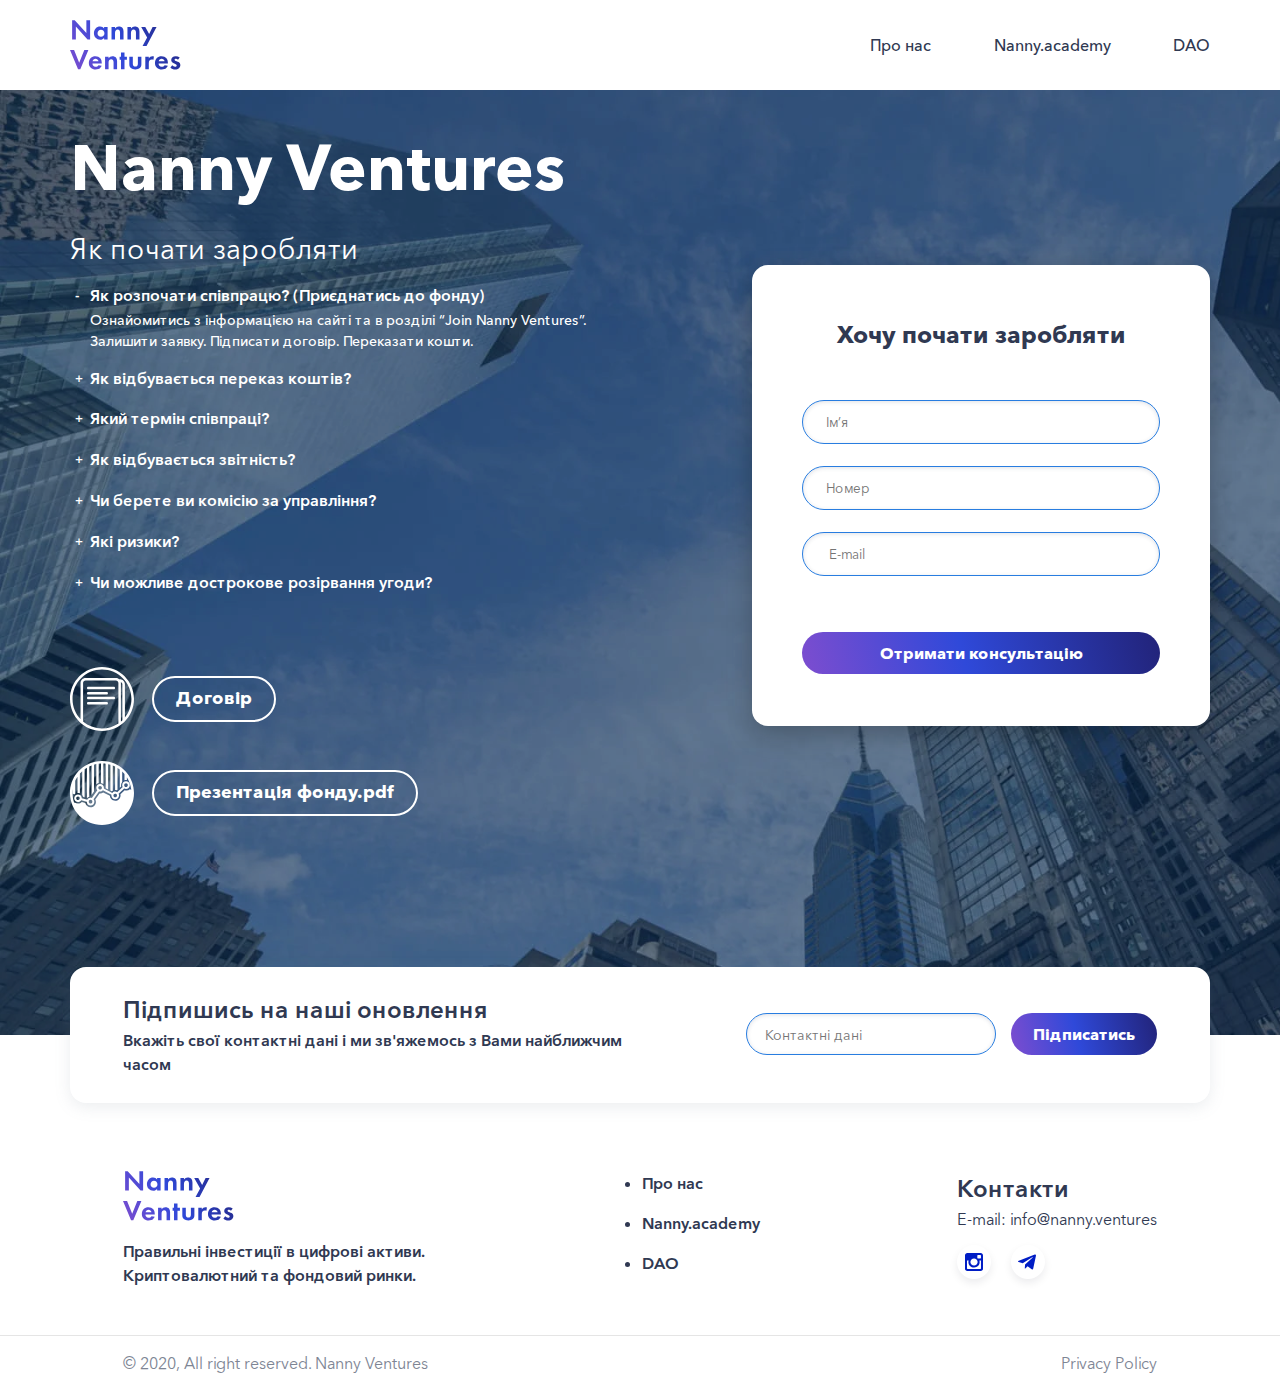
<file: pages/Nanny-Ventures-sub.html>
<!DOCTYPE html>
<html lang="uk">

<head>
  <meta charset="UTF-8">
  <meta http-equiv="X-UA-Compatible" content="IE=edge">
  <meta name="viewport" content="width=device-width, initial-scale=1.0">
  <title>Join Nanny Ventures</title>
  <link rel="stylesheet" href="../css/reset.css">
  <link rel="stylesheet" href="../css/style.min.css">
  <link rel="stylesheet" href="../css/other-page.min.css">
  <link rel="apple-touch-icon" sizes="76x76" href="../img/favicon/apple-touch-icon.png">
  <link rel="icon" type="image/png" sizes="32x32" href="../img/favicon/favicon-32x32.png">
  <link rel="icon" type="image/png" sizes="16x16" href="../img/favicon/favicon-16x16.png">
  <link rel="manifest" href="../img/favicon/site.webmanifest">
  <link rel="mask-icon" href="../img/favicon/safari-pinned-tab.svg" color="#5bbad5">
</head>

<body>
  <div class="page-wrapper">
    <div class="content">
      <!-- Header -->
      <header class="header">
        <div class="container">
          <div class="header__inner">
            <a class="logo" href="../index.html">
              <img class="logo__icon" src="../img/icons/logo.svg" alt="logo">
            </a>
            <div class="nav-toggle ">
              <span></span>
              <span></span>
              <span></span>
            </div>
            <div class="header__nav">
              <nav>
                <ul class="nav margin-right--none">
                  <li><a href="/index.html#pro-nas" class="nav__item">Про нас</a></li>
                  <li><a href="/pages/Nanny-Academy-sub.html" class="nav__item">Nanny.academy</a></li>
                  <li><a href="/pages/DAO-sub.html" class="nav__item">DAO</a></li>
                </ul>
              </nav>
              <div class="header__nav-bottom">
                <div class="header-button button-hide">
                  <a href="../pages/Nanny-Ventures-sub.html" class="header-button__text">Join Nanny Ventures</a>
                </div>
                <div class="header__contacts contacts">
                  <a href="mailto:info@nanny.ventures" class="contacts__email">E-mail: <span>info@nanny.ventures</span></a>
                  <div class="contatcts__social social">
                    <a class="social__link" href="#">
                      <svg class="social__icon">
                        <use xlink:href="../img/sprite.svg#free-icon-instagram-symbol-25425"></use>
                      </svg>
                    </a>
                    <a class="social__link" href="#">
                      <svg class="social__icon translate-left">
                        <use xlink:href="../img/sprite.svg#free-icon-telegram-2111708"></use>
                      </svg>
                    </a>
                  </div>
                </div>
              </div>
            </div>
          </div>
        </div>
      </header>

      <!-- banner -->

      <section class="banner" style="background-image: url('../img/banners/BG-7.webp');">
        <div class="container">
          <div class="banner__inner">
            <div class="banner__content">
              <h1 class="banner__tittle">Nanny Ventures</h1>
              <div class="banner__list">
                <h2 class="list__tittle">Як почати заробляти</h2>
                <ul class="list__container" data-acordeon='open'>

                  <li class="list__item">
                    <div class="list__question-block">
                      <div class="list__question list__question--start-active">Як розпочати співпрацю? (Приєднатись до фонду)
                      </div>
                      <div class="list__answer list__ansver--start-active">Ознайомитись з інформацією на сайті та в розділі
                        “Join Nanny Ventures”. Залишити заявку. Підписати договір. Переказати кошти.</div>
                    </div>
                  </li>
                  <li class="list__item">
                    <div class="list__question-block">
                      <div class="list__question">Як відбувається переказ коштів?</div>
                      <div class="list__answer">Ознайомитись з інформацією на сайті та в розділі “Join Nanny Ventures”.
                        Залишити заявку. Підписати договір. Переказати кошти.</div>
                    </div>
                  </li>
                  <li class="list__item">
                    <div class="list__question-block">
                      <div class="list__question">Який термін співпраці?</div>
                      <div class="list__answer">Ознайомитись з інформацією на сайті та в розділі “Join Nanny Ventures”.
                        Залишити заявку. Підписати договір. Переказати кошти.</div>
                      </div>
                  </li>
                  <li class="list__item">
                    <div class="list__question-block">
                      <div class="list__question">Як відбувається звітність?</div>
                      <div class="list__answer">Ознайомитись з інформацією на сайті та в розділі “Join Nanny Ventures”.
                        Залишити заявку. Підписати договір. Переказати кошти.</div>
                    </div>
                  </li>
                  <li class="list__item">
                    <div class="list__question-block">
                      <div class="list__question">Чи берете ви комісію за управління?</div>
                      <div class="list__answer">Ознайомитись з інформацією на сайті та в розділі “Join Nanny Ventures”.
                        Залишити заявку. Підписати договір. Переказати кошти.</div>
                    </div>
                  </li>
                  <li class="list__item">
                    <div class="list__question-block">
                      <div class="list__question">Які ризики?</div>
                      <div class="list__answer">Ознайомитись з інформацією на сайті та в розділі “Join Nanny Ventures”.
                        Залишити заявку. Підписати договір. Переказати кошти.</div>
                    </div>
                  </li>
                  <li class="list__item">
                    <div class="list__question-block">
                      <div class="list__question">Чи можливе дострокове розірвання угоди?</div>
                      <div class="list__answer">Ознайомитись з інформацією на сайті та в розділі “Join Nanny Ventures”.
                        Залишити заявку. Підписати договір. Переказати кошти.</div>
                    </div>
                  </li>
                </ul>
              </div>
              <div class="banner__btns">
                <div class="banner__contract">
                  <img class="contract__icon" src="../img/icons/Instraction.svg" alt="Договір"></img>
                  <a class="contract__link" href="#">Договір</a>
                </div>
                <div class="banner__contract">
                  <img class="contract__icon" src="../img/icons/Preza.svg" alt="Презентація фонду"></img>
                  <a class="contract__link" href="#">Презентація фонду.pdf</a>
                </div>
              </div>
            </div>
            <div class="banner__form form">
              <h3 class="form__tittle">Хочу почати заробляти</h3>
              <input type="text" class="form__input" placeholder="Iм’я">
              <input class="form__input" name="phone-mobail" placeholder="Номер">
              <input type="email" class="form__input" placeholder=" E-mail">
              <button class="form__button button">Отримати консультацію</button>
            </div>
          </div>
        </div>
      </section>
    </div>

    <!-- footer -->

    <footer class="footer">

      <!-- subscribe -->

      <section class="subscribe">
        <div class="container">
          <div class="subscribe__inner">
            <div class="subscribe__content">
              <h3 class="subscribe__tittle">Підпишись на наші оновлення</h3>
              <p class="subscribe__subtittle">Вкажіть свої контактні дані і ми зв'яжемось з Вами найближчим часом</p>
            </div>
            <div class="subscribe__form">
              <input type="text" class="subscribe__input input" placeholder="Контактні дані">
              <button class="subscribe__button button" type="submit">Підписатись</button>
            </div>
          </div>
        </div>
      </section>

      <section class="basement">
        <div class="container">
          <div class="basement__inner">

            <div class="basement__about">
              <a class="basement__logo logo" href="../index.html">
                <img class="logo__icon" src="../img/icons/logo.svg" alt="">
              </a>
              <p class="basement__text">
                Правильні інвестиції в цифрові активи.
                Криптовалютний та фондовий ринки.
              </p>
            </div>

            <nav>
              <ul class="basement__nav">
                <li><a class="basement-nav__item" href="/index.html#pro-nas">Про нас</a></li>
                <li><a class="basement-nav__item" href="/pages/Nanny-Academy-sub.html">Nanny.academy</a></li>
                <li><a class="basement-nav__item" href="/pages/DAO-sub.html">DAO</a></li>
              </ul>
            </nav>

            <div class="basement__contacts contacts">
              <h3 class="contacts__tittle">Контакти</h3>
              <a href="mailto:info@nanny.ventures" class="contacts__email">E-mail: <span>info@nanny.ventures</span></a>
              <div class="contatcts__social social">
                <a class="social__link" href="#">
                  <svg class="social__icon">
                    <use xlink:href="../img/sprite.svg#free-icon-instagram-symbol-25425"></use>
                  </svg>
                </a>
                <a class="social__link" href="#">
                  <svg class="social__icon translate-left">
                    <use xlink:href="../img/sprite.svg#free-icon-telegram-2111708"></use>
                  </svg>
                </a>
              </div>
            </div>
          </div>
        </div>
      </section>

      <!-- copyright -->

      <section class="copyright">
        <div class="container">
          <div class="copyright__inner">
            <p class="text__left">© 2020, All right reserved. Nanny Ventures</p>
            <p class="text__right">Privacy Policy</p>
          </div>
        </div>
      </section>
    </footer>
  </div>

  <!-- jQuery -->
  <script src="https://code.jquery.com/jquery-3.6.0.min.js"></script>
  <!-- slick -->
  <script src="../js/slick.min.js"></script>
  <!-- animate aos -->
  <script src="../js/aos.js"></script>
   <!-- tel-input -->
   <script src="../js/jquery.inputmask.min.js"></script>
  <!-- js -->
  <script src="../js/script.min.js"></script>
</body>

</html>
</file>
<file: css/style.min.css>
@font-face{font-family:'Avenir Next Cyr';src:url(../fonts/AvenirNextCyr-Medium.woff) format('woff2'),url(../fonts/AvenirNextCyr-Medium.woff) format('woff');font-weight:500;font-style:normal;font-display:fallback}@font-face{font-family:'Avenir Next Cyr';src:url(../fonts/AvenirNextCyr-Regular.woff) format('woff2'),url(../fonts/AvenirNextCyr-Regular.woff2) format('woff');font-weight:400;font-style:normal;font-display:fallback}@font-face{font-family:'Avenir Next Cyr';src:url(../fonts/AvenirNextCyr-Bold.woff) format('woff2'),url(../fonts/AvenirNextCyr-Bold.woff2) format('woff');font-weight:700;font-style:normal;font-display:fallback}@font-face{font-family:'Avenir Next Cyr';src:url(../fonts/AvenirNextCyr-Demi.woff) format('woff2'),url(../fonts/AvenirNextCyr-Demi.woff2) format('woff');font-weight:600;font-style:normal;font-display:fallback}@font-face{font-family:FuturaPT;src:url(../fonts/FuturaPT-Book.woff) format('woff2'),url(../fonts/FuturaPT-Book.woff2) format('woff');font-weight:400;font-style:normal;font-display:fallback}@font-face{font-family:FuturaPT;src:url(../fonts/FuturaPT-Demi.woff) format('woff2'),url(../fonts/FuturaPT-Demi.woff2) format('woff');font-weight:700;font-style:normal;font-display:fallback}:root{--AvenirNext:'Avenir Next Cyr';--FuturaPT:'FuturaPT';--white:#ffff;--textDark:#303952;--blue:#001dc5;--purple:#654cd3;--gradient:linear-gradient(
    75.99deg,
    #7d4dcf -0.1%,
    #2f49d9 45.15%,
    #212071 104.58%
)}body,html{font-family:var(--AvenirNext);font-size:18px;font-weight:600;height:100%}.container{width:100%;max-width:1190px;padding:0 25px;margin:0 auto}.page-wrapper{display:flex;flex-direction:column;height:100%;margin-top:90px}.content{flex:1 0 auto;overflow:hidden}.footer{flex:0 0 auto;align-self:flex-end}.header{background-color:var(--white);width:100%;padding:20px 0;position:fixed;top:0;left:0;z-index:3}.header__inner{display:flex;justify-content:space-between;align-items:center}.header__nav{display:flex;justify-content:space-between;align-items:center}.logo__icon{width:111px;height:50px;display:block}.nav{width:340px;display:flex;justify-content:space-between;align-items:center;margin-right:60px}.nav__item{font-size:16px;font-weight:500;color:var(--textDark);line-height:16px}.header-button{border-radius:32px;padding:2px 2px;background:linear-gradient(75.99deg,#7d4dcf -.1%,#2f49d9 45.15%,#212071 104.58%);display:-webkit-box;display:-ms-flexbox;display:-webkit-flex;display:flex;justify-content:center;align-items:center}.header__contacts{display:none}.header-button__text{font-size:16px;color:var(--blue);padding:11px 20px;border-radius:32px;background-color:var(--white)}.nav-toggle{display:none;margin:3px}.nav-toggle span{content:'';width:18px;height:2px;background:var(--blue);display:block;margin:3px 0}.header-button:hover{cursor:pointer}.header-button:hover .header-button__text{color:var(--white);background:0 0;transition:all .1s linear}.nav__item:hover{color:var(--purple);cursor:pointer;transition:all .1s linear}.banner{width:100%;height:calc(100vh - 90px);background:url(../img/banners/BG-1.webp);background-size:cover;background-repeat:no-repeat;position:relative}.banner::after{content:'';width:100%;height:calc(100vh - 90px);position:absolute;top:0;left:0;background:rgba(9,45,87,.25)}.banner__inner{display:flex;flex-direction:column;justify-content:center;height:calc(100vh - 90px)}.banner__tittle{font-family:var(--AvenirNext);font-weight:700;font-size:64px;color:var(--white);z-index:1}.bunner__discription{font-family:var(--AvenirNext);font-weight:600;font-size:28px;line-height:180%;color:var(--white);max-width:800px;margin-top:20px;z-index:1}.about{padding:50px 0}.article{display:flex;justify-content:space-between;padding:50px 0}.article__left{width:49%;display:flex;align-items:flex-start}.article__icon{width:52px;height:52px;margin-top:10px}.article__tittle{margin-left:20px;padding:10px 0}.tittle{font-size:32px;font-weight:700;background:linear-gradient(75.99deg,#7d4dcf -.1%,#2f49d9 45.15%,#212071 104.58%);-webkit-background-clip:text;-webkit-text-fill-color:transparent;line-height:150%}.article__right{width:49%}.article__subscribe{margin-top:25px;line-height:27px;font-weight:600;color:var(--textDark)}.profitability{width:100%;background:url(../img/profability-bg.webp);background-size:cover;background-position:center;background-repeat:no-repeat;padding:67px 0 160px 0}.profitability__tittle{width:100%;font-size:36px;font-weight:700;line-height:150%;text-align:center;color:var(--white)}.profitability__row{width:540px;margin:0 auto;display:flex;justify-content:space-between;align-items:center;margin-top:12px}.profitability__text{font-size:24px;line-height:150%;color:var(--white)}.profitability__input--wrapper{position:relative}.profitability__input--wrapper::after{content:'$';position:absolute;left:17px;top:13px;text-transform:uppercase}.profitability__input{width:165px;height:44px;border:1px solid #287de0;box-shadow:inset 0 1px 4px rgba(48,57,82,.15);border-radius:46px;padding-left:30px;font-size:18px;text-transform:uppercase;color:#000;font-weight:600}.slick-list{overflow:hidden}.slick-track{display:flex}.slick-slide{margin:0 15px;width:100%}.profitability-slider{margin-top:42px}.profitability-slider .slick-dots{display:flex;align-items:center;justify-content:center;margin-top:40px}.profitability-slider .slick-dots li{margin:0 10px;border-radius:100%;background:#fff;display:flex;justify-content:center;align-items:center;padding:1px}.profitability-slider .slick-dots button{font-size:0;width:10px;height:10px;border-radius:100%}.profitability-slider .slick-dots li.slick-active button{background:var(--gradient);border-radius:100%}.slider-item{background-color:var(--white);border-radius:16px;padding:32px 23px 13px 23px}.slider-element__tittle,.slider-item__tittle{font-weight:700;font-size:24px;line-height:102.7%;background:linear-gradient(75.99deg,#7d4dcf -.1%,#2f49d9 45.15%,#212071 104.58%);-webkit-background-clip:text;-webkit-text-fill-color:transparent}.slider-item__box{margin-top:20px}.profit{display:flex;justify-content:space-between;align-items:flex-end}.profit__text,.your-profit__text{font-weight:500;font-size:16px;line-height:150%;color:var(--textDark)}.profit__percent{font-weight:700;font-size:24px;line-height:150%;color:var(--textDark)}.your-profit{margin-top:20px}.your-profit__value{font-weight:700;font-size:36px;line-height:180%;text-align:right;color:var(--textDark)}.bacground-wrapper{background:linear-gradient(180deg,#fff 0,#f1f8fe 19.65%,#f1f8fe 54.28%,#f1f8fe 99.25%,rgba(255,255,255,0) 99.26%)}.working{padding:100px 0 50px 0}.working__tittle{display:flex;width:auto;margin-left:20px}.working-slider{margin-top:48px}.working-slider .slick-dots{display:flex;align-items:center;justify-content:center;margin-top:25px}.working-slider .slick-dots li{margin:0 10px;border-radius:100%;display:flex;justify-content:center;align-items:center;padding:1px;background-color:transparent}.working-slider .slick-dots button{font-size:0;width:10px;height:10px;border-radius:100%;background-color:#7d7d7d}.working-slider .slick-dots li.slick-active button{background:var(--gradient);border-radius:100%}.working-slider .slick-dots li.slick-active{background-color:var(--white)}.slider-element{height:266px;background-color:var(--white);box-shadow:0 4px 16px rgba(119,133,149,.15);border-radius:16px;padding:30px;margin-top:20px;margin-bottom:20px}.slider-element__head{display:flex;align-items:center;height:70px}.slider-element__icon{display:flex;align-items:center;justify-content:flex-start;width:65px;margin-right:20px}.slider-element__tittle{padding-right:5px;overflow:hidden}.slider-element__content{margin-top:30px;font-size:16px;line-height:150%;color:var(--textDark)}.insurance,.safe{padding:20px 0 50px}.funds{background:url(../img/funds-bg.webp);background-size:cover;background-repeat:no-repeat;background-position:center;padding:155px 0 62px 0}.funds__head{display:flex;flex-wrap:wrap;align-items:center}.funds__count,.funds__tittle{font-weight:700;font-size:36px;line-height:150%;color:var(--white)}.funds__count{font-weight:700;margin-left:32px}.funds__tetx{width:100%;margin-top:79px;font-weight:600;font-size:20px;line-height:180%;color:var(--white)}.line-bar{width:100%;margin-top:21px}.line-bar__top{display:flex}.line-bar__year{width:16.66%;font-weight:700;font-size:24px;line-height:150%;color:var(--white);text-align:right}.line-bar__line{height:3px;width:100%;background-color:#fff;margin-top:5px}.line-bar__middle{display:flex;justify-content:space-between}.line-bar__empty{width:16.66%}.line-bar__dot{width:16.66%;display:flex;justify-content:flex-end;margin-top:-9px}.line-bar__dot span{display:block;width:16px;height:16px;background:linear-gradient(75.99deg,#7d4dcf -.1%,#2f49d9 45.15%,#212071 104.58%);border:3px solid #fff;border-radius:100%;font-size:0}.line-bar__bottom{display:flex}.line-bar__percent{width:16.66%;font-weight:700;font-size:36px;line-height:150%;color:var(--white);letter-spacing:1px}@keyframes line-grow{0%{width:0%}50%{width:50%}100%{width:100%}}.briefcase{background-color:var(--white);padding:90px 0 70px 0}.briefcase__head{display:flex;align-items:center}.briefvase__tittle{margin-left:20px}.briefcase__content{margin-top:44px;display:grid;grid-template-columns:repeat(5,1fr);grid-template-rows:auto;justify-content:center;gap:50px 15px}.briefcase__item{align-self:center;justify-self:center}.footer{width:100%}.aplication{display:flex;justify-content:space-between;background:linear-gradient(75.99deg,#7d4dcf -.1%,#2f49d9 45.15%,#212071 104.58%);background-position:right;background-size:60%;background-repeat:no-repeat}.aplication__banner{background:url(../img/banners/BG-1.jpg);background-size:cover;background-repeat:no-repeat;background-position:center;width:60%;height:307px;clip-path:polygon(0 0,100% 0,83% 100%,0 100%);position:relative}.aplication__banner::after{content:'';width:100%;height:307px;background:linear-gradient(0deg,rgba(9,45,87,.5),rgba(9,45,87,.5));clip-path:polygon(0 0,100% 0,83% 100%,0 100%);display:block;position:absolute;top:0;left:0}.aplication__content{width:50%;display:flex;flex-direction:column;align-items:center}.aplication__tittle{font-weight:700;font-size:36px;line-height:180%;color:var(--white);text-align:center;margin-top:60px}.aplication__btn{font-weight:700;font-size:18px;line-height:150%;color:var(--white);padding:7.5px 22px;border:2px solid #fff;border-radius:32px;margin-top:20px}.aplication__btn:hover{cursor:pointer;background-color:var(--white);color:var(--purple);transition:all .1s linear}.subscribe__inner{background-color:var(--white);box-shadow:0 4px 16px rgba(119,133,149,.15);border-radius:16px;width:100%;display:flex;align-items:center;justify-content:space-between;padding:25px 53px 27px 53px;transform:translateY(-50%)}.subscribe__content{max-width:550px}.subscribe__tittle{font-weight:600;font-size:24px;line-height:150%;color:var(--textDark)}.subscribe__subtittle{font-weight:600;font-size:16px;line-height:150%;color:var(--textDark)}.subscribe__form{width:50%;display:flex;justify-content:flex-end}.subscribe__input{width:50%}.input{border:1px solid #287de0;box-shadow:inset 0 1px 4px rgba(48,57,82,.15);border-radius:46px;padding:11px 0 10px 18px;font-weight:400;font-size:14px;color:var(--textDark)}.subscribe__button{margin-left:15px}.button{padding:9px 22px;font-weight:700;font-size:16px;line-height:150%;text-align:center;color:var(--white);background:linear-gradient(75.99deg,#7d4dcf -.1%,#2f49d9 45.15%,#212071 104.58%);border-radius:34px}.button:hover{opacity:.9;-webkit-box-shadow:0 1px 10px 2px rgba(34,60,80,.2);-moz-box-shadow:0 1px 10px 2px rgba(34,60,80,.2);box-shadow:0 1px 10px 2px rgba(34,60,80,.2)}.basement{padding:0 0 44px 0;border-bottom:1px solid rgba(0,0,0,.1)}.basement__inner{display:flex;justify-content:space-between;padding:0 53px}.basement__text{font-weight:600;font-size:16px;line-height:150%;color:var(--textDark);max-width:322px;margin-top:18px}.basement__nav li{color:red}.basement-nav__item{display:list-item;list-style-type:disc;font-size:16px;line-height:150%;color:var(--textDark);padding:0 0 16px 0}.basement-nav__item:hover{color:var(--purple)}.contacts__tittle{font-size:24px;line-height:150%;color:var(--textDark);font-weight:600}.contacts__email{font-weight:400;font-size:16px;line-height:150%;color:var(--textDark);margin-top:5px}.contacts__email:hover span{color:var(--blue);cursor:pointer}.contatcts__social{margin-top:14px}.social{display:flex}.social__link{width:34px;height:34px;display:flex;justify-content:center;align-items:center;box-shadow:0 4px 8px rgba(17,19,35,.08);border-radius:100%;margin-right:20px}.social__icon{width:18px;height:18px;fill:var(--blue)}.social__link:hover{cursor:pointer;background:var(--blue);transition:all .1s linear}.social__link:hover .social__icon{fill:var(--white);transition:all .1s linear}.translate-left{transform:translateX(-1px)}.copyright{padding:15px 0 18px 0}.copyright__inner{display:flex;justify-content:space-between;padding:0 53px}.text__left,.text__right{font-weight:400;font-size:16px;line-height:150%;color:#7e8594}@media (max-width:1024px){.briefcase__content{grid-template-columns:repeat(4,1fr);gap:25px 15px}.aplication__tittle{font-size:30px}.subscribe__content{max-width:380px}.basement__inner{padding:0}.subscribe__form{flex-wrap:wrap;width:50%}.subscribe__button{width:100%;margin:15px 0 0 0}.subscribe__input{width:100%}.subscribe__content{width:50%;padding-right:20px}.subscribe__inner{padding:20px 20px 21px 20px}.subscribe__tittle{font-size:18px}.subscribe__subtittle{font-size:14px}.line-bar__percent{font-size:24px}}@media (max-width:768px){.page-wrapper{margin-top:70px}.header__nav{display:none}.logo__icon{width:77px;height:35px}.header{padding:20px 0 15px 0}.banner,.banner::after,.banner__inner{height:calc(100vh - 70px)}.banner__tittle{font-size:45px}.bunner__discription{font-size:20px;max-width:550px}.nav-toggle{display:block}.header__nav{display:none;flex-direction:column;align-items:flex-start;position:absolute;top:80px;right:10px;z-index:2;width:250px;background-color:var(--white);padding:20px 20px;border-radius:20px;height:230px}.nav{display:block;width:100%;margin-right:0;text-align:left;padding-left:20px}.nav__item{display:list-item;list-style-type:disc;margin-bottom:20px}.about{padding:20px 0}.article{display:block;padding:30px 0}.article__left,.article__right{width:100%}.slider-element{padding:30px 23px}.slider-element__icon{width:auto;margin-right:5px}.slider-element__icon img{width:30px;height:50px}.slider-element__tittle{font-size:20px}.briefcase__content{grid-template-columns:repeat(3,1fr);gap:15px}.aplication{flex-direction:column;background-size:100%;padding-bottom:159px}.aplication__banner{width:100%;clip-path:polygon(0 0,100% 0,100% 72%,0 100%)}.aplication__banner::after{clip-path:polygon(0 0,100% 0,100% 72%,0 100%)}.aplication__content{width:100%}.aplication__tittle{margin-top:20px;font-size:24px}.basement{display:none}}@media (max-width:579px){.header__nav{width:100%;top:69px;left:0;border-radius:0;height:calc(100vh - 69px)}.header__nav-bottom{display:flex;flex-direction:column}.header-button__text{padding:11px 25px}.nav{margin-top:72px}.header__contacts{display:block;margin-top:50px}.banner__tittle{font-size:36px}.bunner__discription{font-size:18px}.profitability{padding:60px 0 30px 0}.profitability__row{width:100%;flex-direction:column;margin-top:25px}.profitability__input{margin:15px 0}.profitability__tittle{font-size:24px}.container-slider-579px{padding:0}.profitability__input--wrapper::after{top:28px}.working__tittle{margin-left:20px}.briefcase__content{grid-template-columns:repeat(2,1fr)}.funds__tittle{width:100%}.funds__count{width:100%;margin-left:0}.line-bar{width:1150px}.line-bar--wrapper{overflow-x:scroll}.line-bar--wrapper::-webkit-scrollbar{display:none}.line-bar__percent{font-size:36px}.line-bar__dot:first-child,.line-bar__percent:first-child,.line-bar__year:first-child{width:7%}.line-bar__dot,.line-bar__percent,.line-bar__year{width:18.6%}.copyright{margin-top:-70px}.copyright__inner{flex-direction:column-reverse;justify-content:center;align-items:center;padding:0}.text__left{margin-top:10px}}@media (max-width:480px){.container{padding:0 15px}.container-slider-579px{padding:0 0}.article__subscribe{font-size:14px;line-height:150%}.article__icon img,.briefcase__icon{height:40px;width:40px}.article__tittle,.briefvase__tittle{margin-left:10px}.tittle{font-size:24px}.working{padding:60px 0}.working-slider{margin-top:24px}.slider-element{box-shadow:none}.slider-element__icon{margin-right:15px}.slider-element__icon img{width:60px;height:70px}.slider-element__tittle{font-size:24px}.briefcase__content{grid-template-columns:repeat(1,1fr)}.briefcase__item{width:70%;display:none}.briefcase__item:nth-child(1),.briefcase__item:nth-child(2),.briefcase__item:nth-child(3),.briefcase__item:nth-child(4),.briefcase__item:nth-child(5){display:block}.subscribe__inner{flex-direction:column}.subscribe__content,.subscribe__form{width:100%;padding-right:0}.subscribe__subtittle{letter-spacing:-.5px}.subscribe__tittle{letter-spacing:-1px}.subscribe__form{margin-top:20px}.funds{padding:67px 0 70px 0}.funds__count,.funds__tittle{font-size:24px}.funds__tetx{margin-top:50px}.copyright .container{padding:0}.copyright{margin-top:-90px;text-align:center}.text__right{font-size:14px}}.nav__item--active{font-weight:700;font-size:16px;color:var(--purple)}.nav-toggle--active{display:block}.header__nav--active{display:flex!important}.nav-toggle--active span:nth-child(2){display:none}.nav-toggle--active span:first-child{transform:translateY(2px) rotate(45deg)}.nav-toggle--active span:last-child{transform:translateY(-3px) rotate(-45deg)}.body-scroll-off{overflow:hidden}.hidden{display:none}
</file>
<file: css/other-page.min.css>
:root{--AvenirNext:'Avenir Next Cyr';--FuturaPT:'FuturaPT';--white:#ffff;--textDark:#303952;--blue:#001dc5;--purple:#654cd3;--gradient:linear-gradient(
    75.99deg,
    #7d4dcf -0.1%,
    #2f49d9 45.15%,
    #212071 104.58%
)}.button-hide{display:none}.banner{background-size:cover;background-repeat:no-repeat;height:105vh}.banner:after{height:105vh}.banner__inner{display:flex;flex-direction:row;justify-content:space-between;align-items:center}.banner__content{width:50%;z-index:1}.banner__tittle{font-weight:700;font-size:64px;line-height:102.7%;font-family:var(--AvenirNext)}.list__container{height:350px}.list__tittle,.text__tittle{font-size:28px;line-height:180%;font-weight:400;color:var(--white);padding-top:24px}.list__item{max-width:520px;display:flex;padding:6px 0 6px 20px}.list__question{font-weight:600;font-size:16px;line-height:180%;color:var(--white);position:relative}.list__question:hover{cursor:pointer}.list__question::before{content:'+';display:block;font-size:12px;position:absolute;left:-15px;top:0}.list__question.list--active::before{content:'-';display:block;font-size:14px;position:absolute;left:-15px;top:0}.list__answer{font-weight:500;font-size:14px;line-height:150%;color:var(--white);display:none;overflow:hidden;text-overflow:ellipsis;line-clamp:5;box-orient:vertical;display:-moz-box;-moz-box-orient:vertical;display:-webkit-box;-webkit-line-clamp:5;-webkit-box-orient:vertical}.banner__btns{margin-top:42px}.banner__contract{display:flex;align-items:center;margin-bottom:30px}.contract__icon{width:64px;height:64px}.banner__contract:hover .contract__icon{background:var(--gradient);border-radius:100%;cursor:pointer}.contract__link{font-weight:700;font-size:18px;line-height:150%;text-align:center;color:var(--white);padding:7.5px 22px;border:2px solid var(--white);box-sizing:border-box;border-radius:32px;margin-left:18px}.banner__contract:hover:hover .contract__link{background-color:var(--white);cursor:pointer;color:var(--purple)}.banner__form{width:50%;display:flex;flex-direction:column;max-width:458px;margin-left:20px}.form{background:#fff;box-shadow:0 8px 25px rgba(0,0,0,.25);border-radius:16px;padding:52px 50px;z-index:1}.form__tittle{font-weight:700;font-size:24px;line-height:150%;text-align:center;color:var(--textDark);margin-bottom:36px}.form__input{background:#fff;border:1px solid #287de0;box-shadow:inset 0 1px 4px rgba(48,57,82,.15);border-radius:46px;padding:13px 0 13px 23px;margin:11px 0}.form__button{margin-top:45px}.text__down,.text__subscribe{font-size:16px;line-height:180%;color:var(--white);font-weight:500;max-width:552px;margin-top:50px;display:block}.margin-right--none{margin-right:0}@media (max-width:1024px){.banner{background-size:cover;height:100%;padding-bottom:140px}.banner::after{height:100%}.banner__inner{height:auto}.banner__content{margin-top:37px}.banner__tittle{font-size:36px;line-height:102.7%}.banner__form{width:40%;align-self:flex-start;margin-top:36px}.banner__content{width:60%}.form{padding:20px 18px}.form__button{margin-top:22px}.form__tittle{font-size:18px;margin-bottom:14px}.list__container{height:420px}}@media (max-height:790px){.banner{height:150%;padding:30px 0 150px 0}.banner__inner{display:flex;align-items:flex-start;height:auto}.banner::after{height:100%}}@media (max-width:768px){.banner__content{width:50%}.banner__form{width:50%}.contract__link{margin-left:5px;padding:7.5px 15px;font-size:15px}.button-hide{display:flex}}@media (max-width:650px){.banner__inner{flex-direction:column-reverse}.banner{padding-top:0}.banner__content{width:100%}.banner__form{max-width:100%;width:100%;margin-top:18px;margin-left:0;align-self:center}.list__marker{padding:12px 12px 0 0}.list__container{height:auto}}.list--active{display:block!important}
</file>
